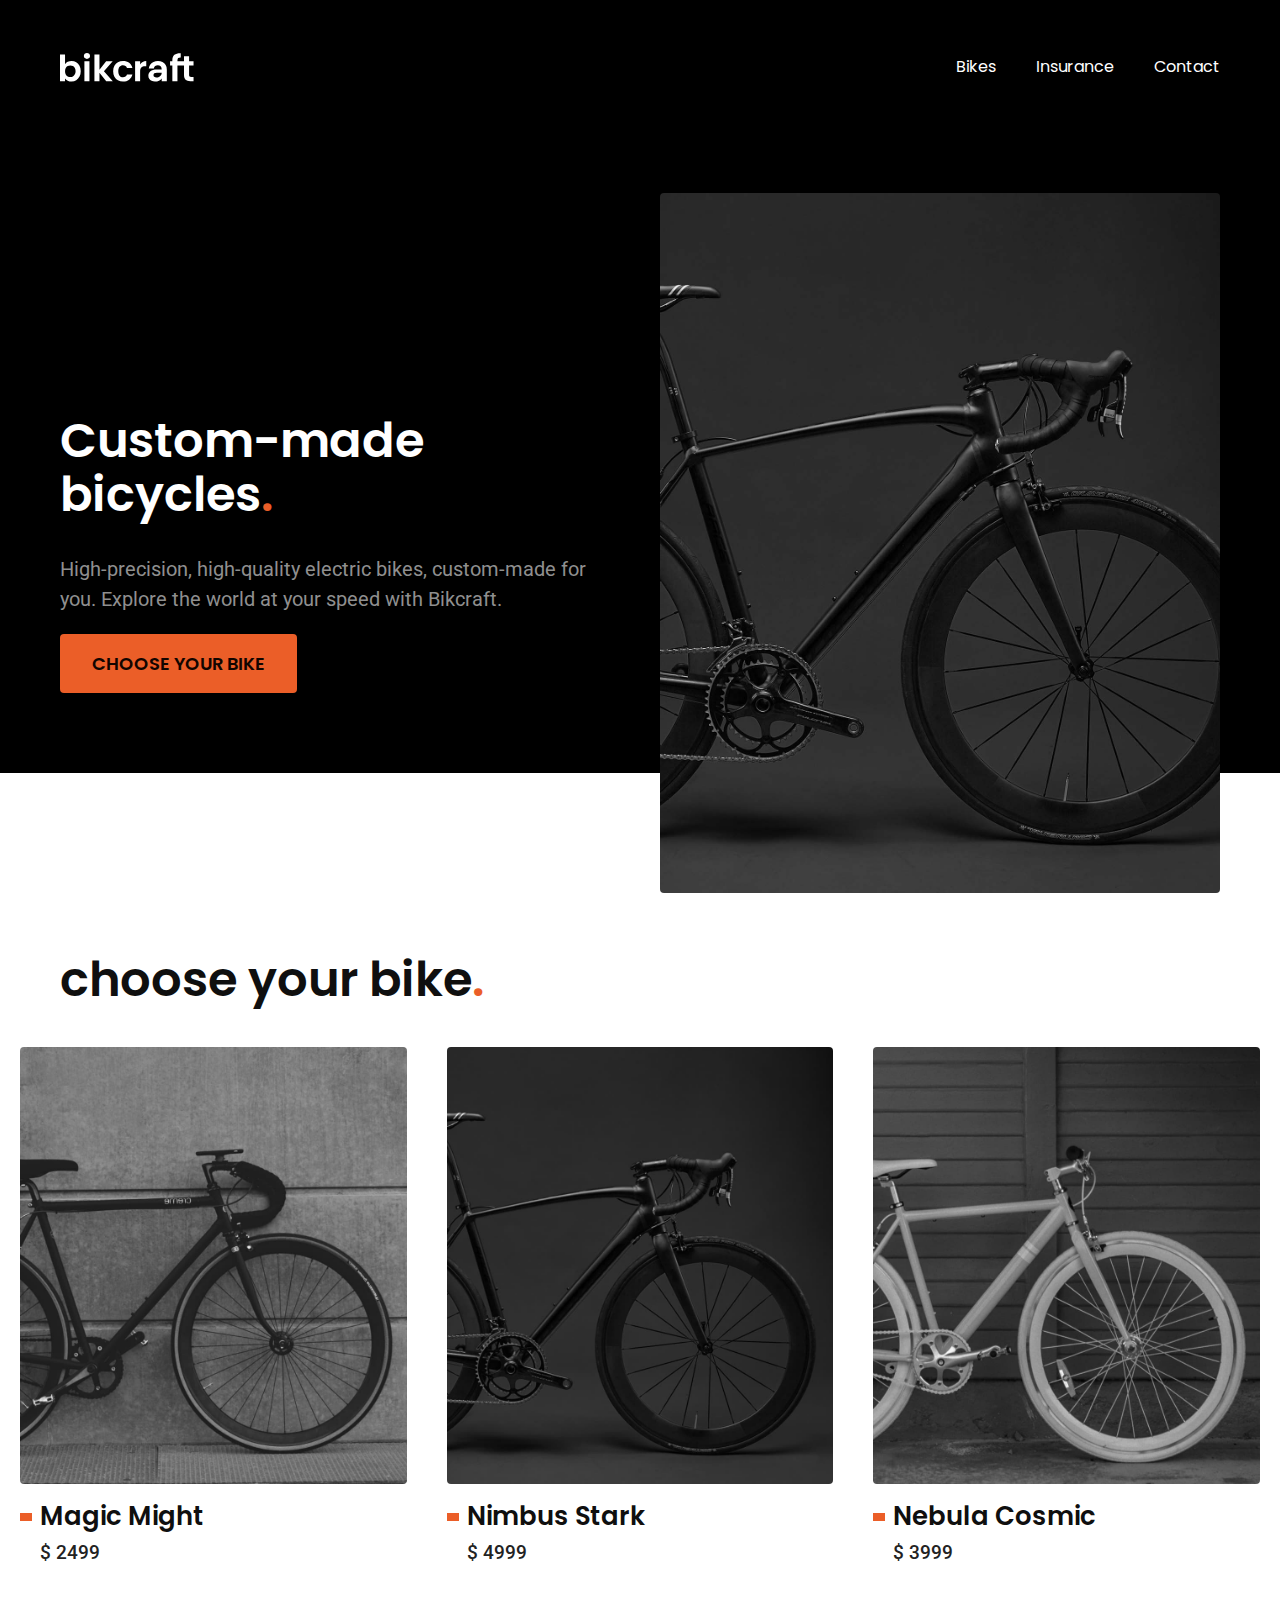
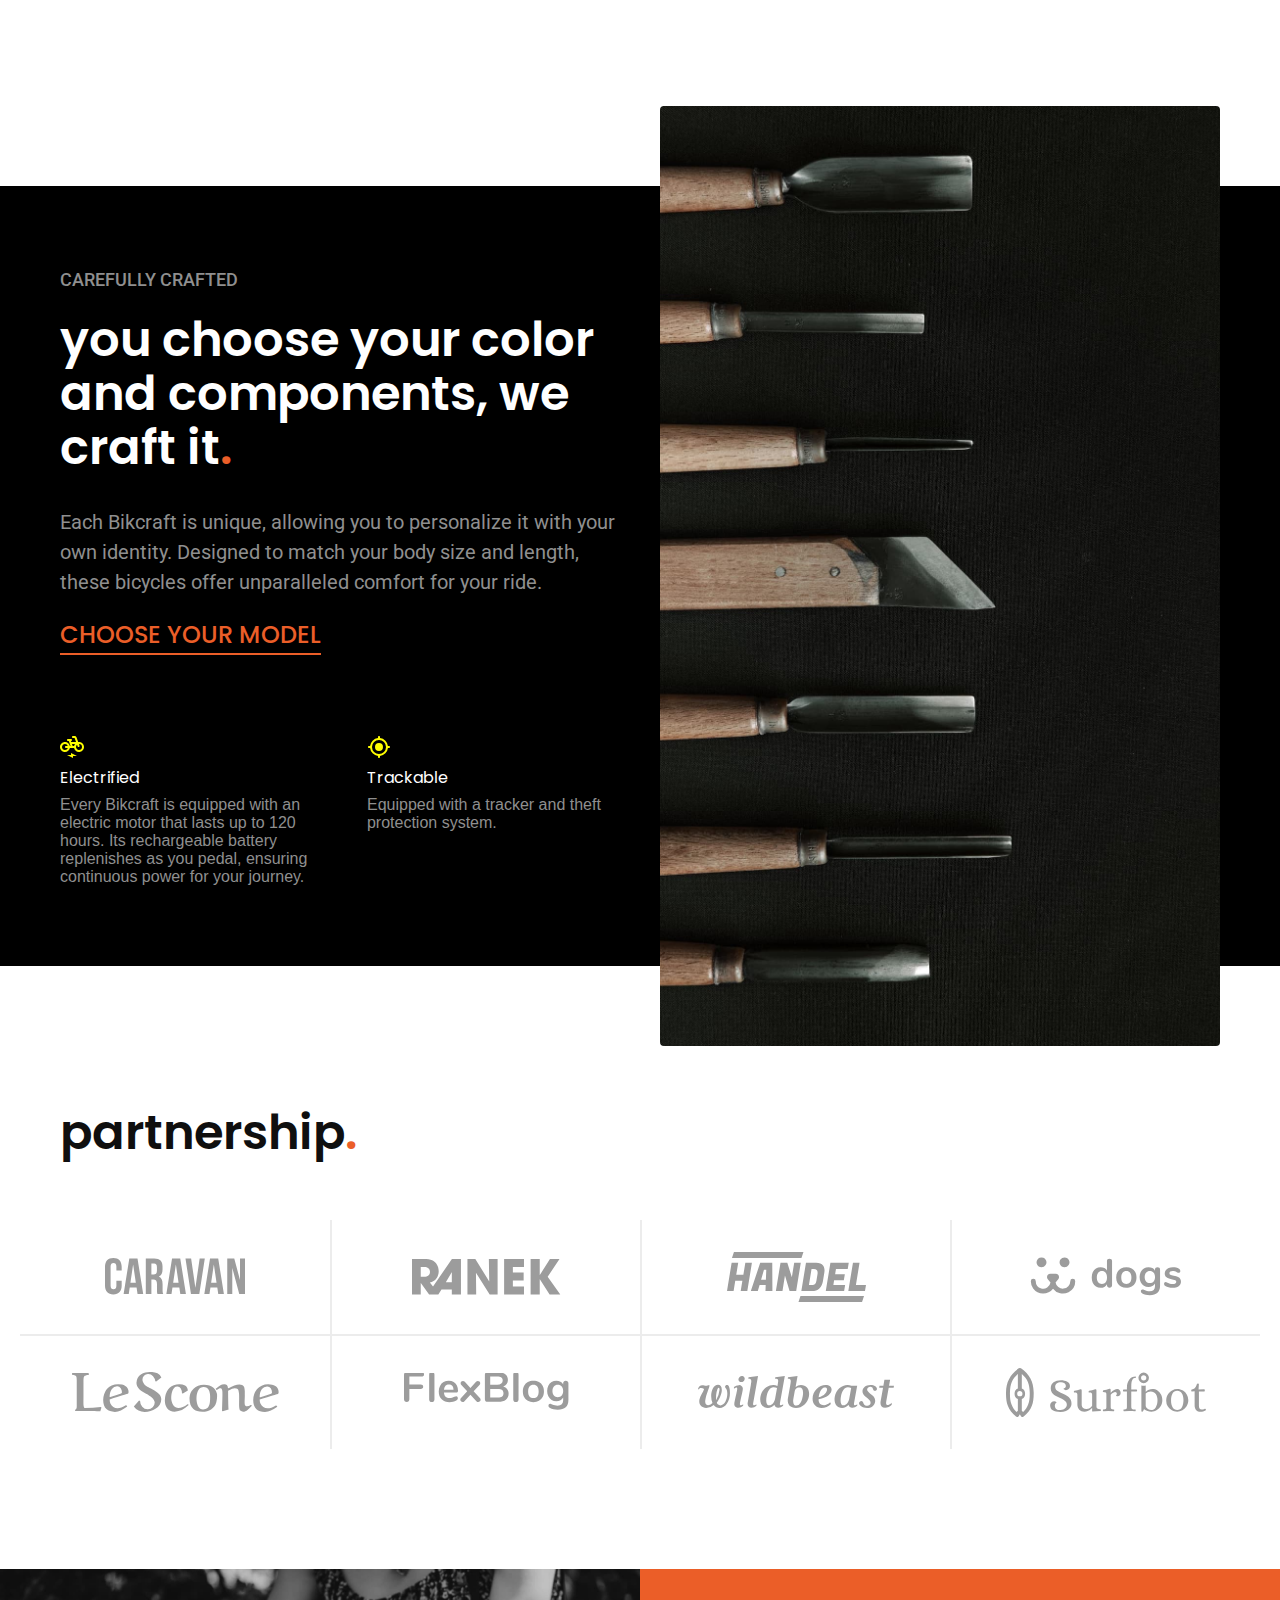
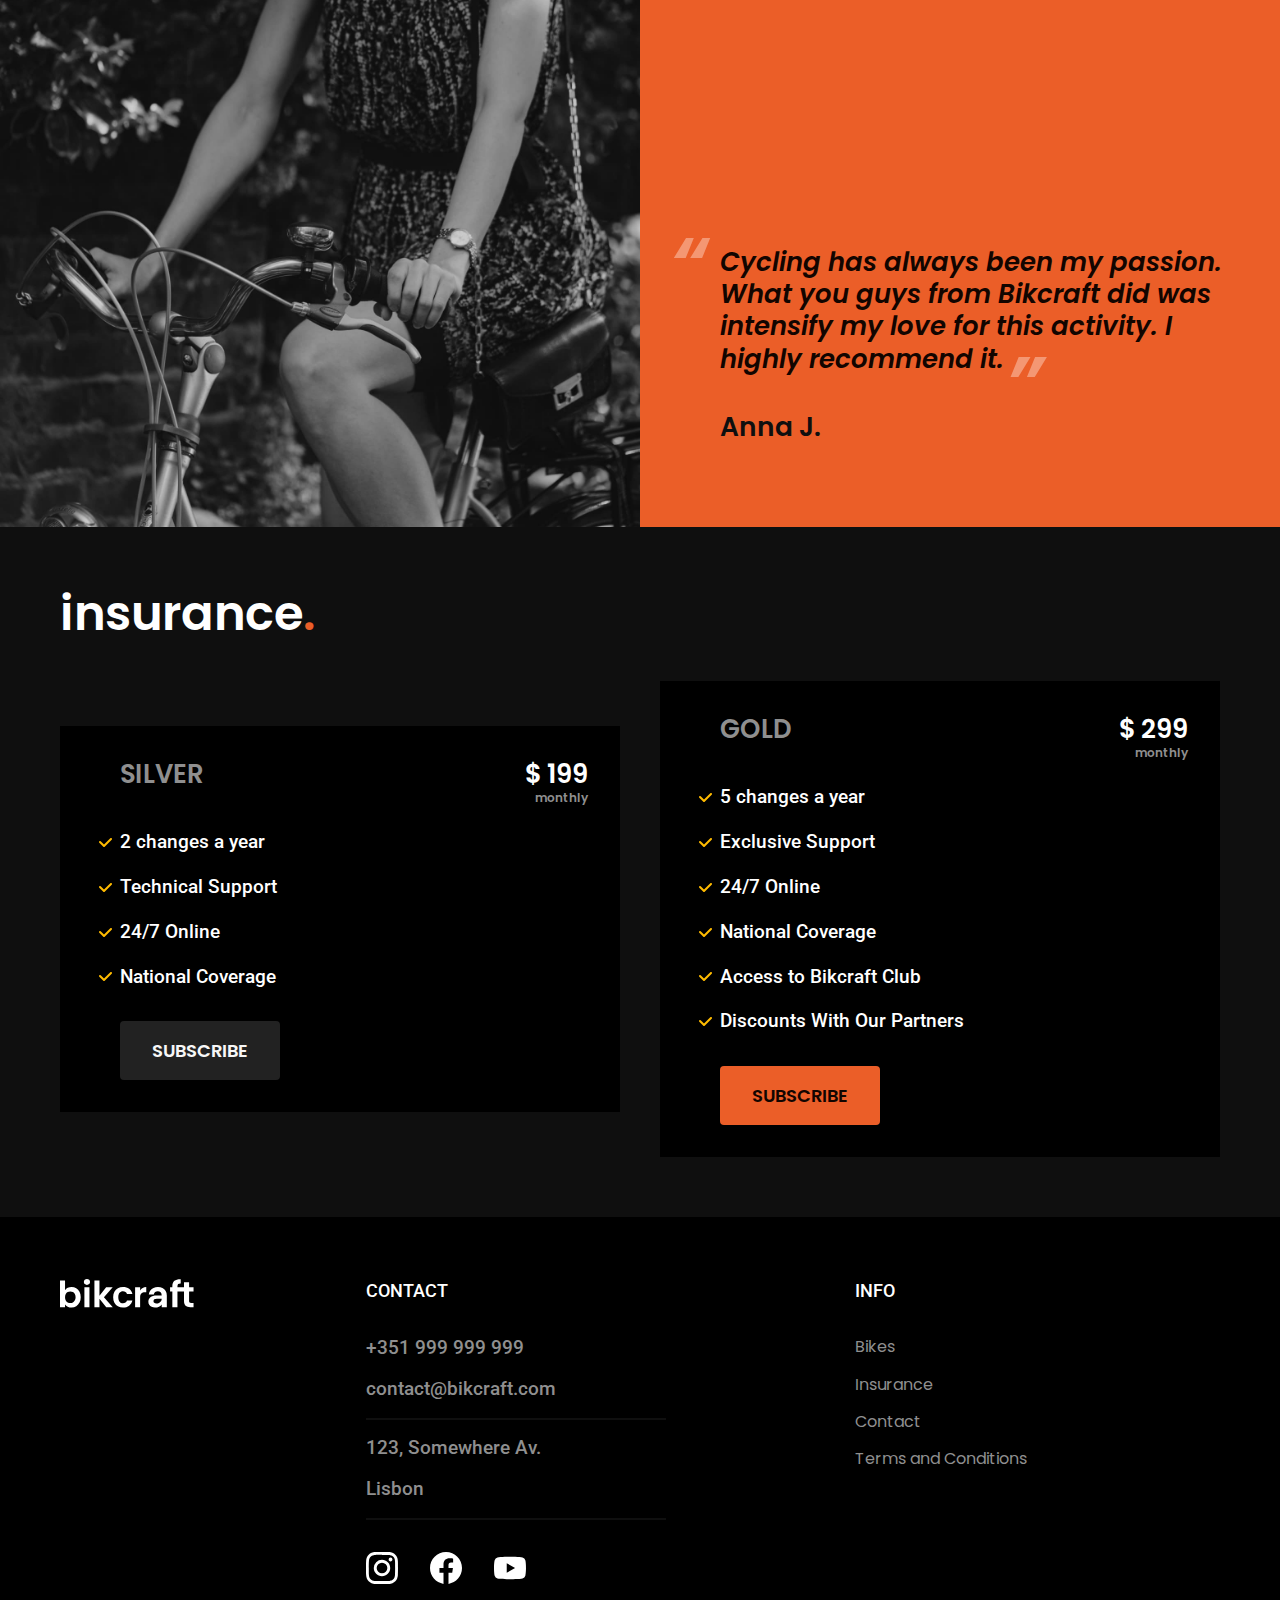
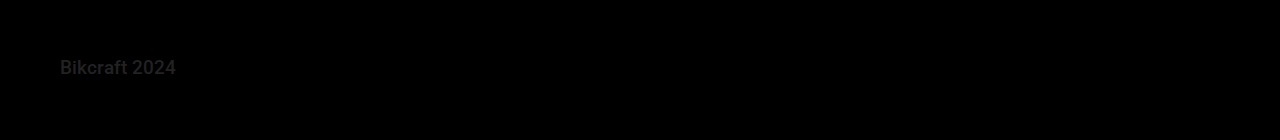
<file: index.html>
<!DOCTYPE html>
<html lang="en">

<head>
  <meta charset="UTF-8" />
  <meta name="viewport" content="width=device-width, initial-scale=1.0" />

  <title>Bikcraft - Electric Bikes</title>
  <meta name="description" content="High-precision, high-quality electric bikes, custom-made for you. Explore the world at your speed with Bikcraft." />

  <link rel="stylesheet" href="./assets/css/style.css" />

  <link rel="preconnect" href="https://fonts.googleapis.com" />
  <link rel="preconnect" href="https://fonts.gstatic.com" crossorigin />
  <link href="https://fonts.googleapis.com/css2?family=Poppins:wght@400;600&family=Roboto:wght@400;500&display=swap" rel="stylesheet" />
</head>

<body>
  <header class="header-bg">
    <div class="header container">
      <a href="./">
        <img src="./assets/img/bikcraft.svg" alt="Bikcraft" />
      </a>
      <nav aria-label="primary">
        <ul class="header-menu font-1-m">
          <li><a href="./bikes.html">Bikes</a></li>
          <li><a href="./insurance">Insurance</a></li>
          <li><a href="./contact">Contact</a></li>
        </ul>
      </nav>
    </div>
  </header>

  <main class="intro-bg">
    <div class="intro container">
      <div class="intro-content">
        <h1 class="font-1-xxl">Custom-made bicycles<span>.</span></h1>
        <p class="font-2-l">High-precision, high-quality electric bikes, custom-made for you. Explore the world at your speed with Bikcraft.</p>
        <a href="./bikes.html" class="btn">Choose your bike</a>
      </div>
      <div class="intro-img">
        <img src="./assets/img/fotos/introducao.jpg" alt="Black Electric Bike" />
      </div>
    </div>
  </main>

  <article class="bike-list">
    <h2 class="font-1-xxl container">choose your bike<span>.</span></h2>
    <ul>
      <li>
        <a href="./bikes/magic.html">
          <img src="/assets/img/bicicletas/magic-home.jpg" alt="Black Bike" />
          <h3 class="font-1-xl">Magic Might</h3>
          <span class="font-2-m">$ 2499</span>
        </a>
      </li>
      <li>
        <a href="./bikes/magic.html">
          <img src="/assets/img/bicicletas/nimbus-home.jpg" alt="Black Bike" />
          <h3 class="font-1-xl">Nimbus Stark</h3>
          <span class="font-2-m">$ 4999</span>
        </a>
      </li>
      <li>
        <a href="./bikes/magic.html">
          <img src="/assets/img/bicicletas/nebula-home.jpg" alt="Black Bike" />
          <h3 class="font-1-xl">Nebula Cosmic</h3>
          <span class="font-2-m">$ 3999</span>
        </a>
      </li>
    </ul>
  </article>

  <article class="craft-bg">
    <div class="craft container">
      <div class="craft-content">
        <span class="font-2-l-b">Carefully Crafted</span>
        <h2 class="font-1-xxl">you choose your color and components, we craft it<span>.</span></h2>
        <p class="font-2-l">Each Bikcraft is unique, allowing you to personalize it with your own identity. Designed to match your body size and length, these bicycles offer unparalleled comfort for your ride.</p>
        <a class="link" href="./bikes.html">Choose your model</a>

        <div class="craft-advantages">
          <div>
            <img src="./assets/img/icones/eletrica.svg" alt="" />
            <h3 class="font-1-m">Electrified</h3>
            <p>Every Bikcraft is equipped with an electric motor that lasts up to 120 hours. Its rechargeable battery replenishes as you pedal, ensuring continuous power for your journey.</p>
          </div>
          <div>
            <img src="./assets/img/icones/rastreador.svg" alt="" />
            <h3 class="font-1-m">Trackable</h3>
            <p>Equipped with a tracker and theft protection system.</p>
          </div>
        </div>
      </div>
      <div class="craft-img">
        <img src="/assets/img/fotos/tecnologia.jpg" alt="" />
      </div>
    </div>
  </article>

  <section class="partnership" aria-label="partnership">
    <h2 class="font-1-xxl container">partnership<span>.</span></h2>

    <ul>
      <li><img src="./assets/img/parceiros/caravan.svg" alt="caravan" /></li>
      <li><img src="./assets/img/parceiros/ranek.svg" alt="ranek" /></li>
      <li><img src="./assets/img/parceiros/handel.svg" alt="handel" /></li>
      <li><img src="./assets/img/parceiros/dogs.svg" alt="dogs" /></li>
      <li><img src="./assets/img/parceiros/lescone.svg" alt="lescone" /></li>
      <li><img src="./assets/img/parceiros/flexblog.svg" alt="flexblog" /></li>
      <li><img src="./assets/img/parceiros/wildbeast.svg" alt="wildbeast" /></li>
      <li><img src="./assets/img/parceiros/surfbot.svg" alt="surfbot" /></li>
    </ul>
  </section>

  <section class="testimonial" aria-label="testimonial">
    <div>
      <img src="./assets/img/fotos/depoimento.jpg" alt="A person riding a bicycle" />
    </div>
    <div class="testimonial-content">
      <blockquote class="font-1-xl">
        <p>Cycling has always been my passion. What you guys from Bikcraft did was intensify my love for this activity. I highly recommend it.</p>
        <span class="font-1-l">Anna J.</span>
      </blockquote>
    </div>
  </section>

  <article class="insurance-bg">
    <div class="insurance container">
      <h2 class="font-1-xxl">insurance<span>.</span></h2>
      <div class="insurance-item">
        <h3 class="silver-plan font-1-xl">SILVER</h3>
        <span class="font-1-xl price">$ 199 <span class="font-1-xs">monthly</span></span>
        <ul class="font-2-m">
          <li>2 changes a year</li>
          <li>Technical Support</li>
          <li>24/7 Online</li>
          <li>National Coverage</li>
        </ul>
        <a href="./estimate" class="btn secondary">Subscribe</a>
      </div>

      <div class="insurance-item">
        <h3 class="gold-plan font-1-xl">GOLD</h3>
        <span class="font-1-xl price">$ 299 <span class="font-1-xs">monthly</span></span>
        <ul class="font-2-m">
          <li>5 changes a year</li>
          <li>Exclusive Support</li>
          <li>24/7 Online</li>
          <li>National Coverage</li>
          <li>Access to Bikcraft Club</li>
          <li>Discounts With Our Partners</li>
        </ul>
        <a href="./estimate" class="btn">Subscribe</a>
      </div>
    </div>
  </article>

  <footer class="footer-bg">
    <div class="footer container">
      <img src="/assets/img/bikcraft.svg" alt="Bikcraft" />
      <div class="footer-contact">
        <h3 class="font-2-l-b">Contact</h3>
        <ul class="font-2-m">
          <li><a href="tel+351999999999">+351 999 999 999</a></li>
          <li><a href="mailto:contact@bikcraft.com">contact@bikcraft.com</a></li>
          <li>123, Somewhere Av.</li>
          <li>Lisbon</li>
        </ul>
        <div class="footer-social">
          <a href="">
            <img src="./assets/img/redes/instagram.svg" alt="instagram" />
          </a>
          <a href="">
            <img src="./assets/img/redes/facebook.svg" alt="Facebook" />
          </a>
          <a href="">
            <img src="./assets/img/redes/youtube.svg" alt="Youtube" />
          </a>
        </div>
      </div>
      <div class="footer-info">
        <h3 class="font-2-l-b">Info</h3>
        <nav>
          <ul class="font-1-m">
            <li><a href="./bikes.html">Bikes</a></li>
            <li><a href="./insurance.html">Insurance</a></li>
            <li><a href="./contact.html">Contact</a></li>
            <li><a href="./terms.html">Terms and Conditions</a></li>
          </ul>
        </nav>
      </div>
      <p class="footer-copy font-2-m">Bikcraft 2024</p>
    </div>
  </footer>

  <script src="/assets/js/script.js"></script>
</body>

</html>
</file>
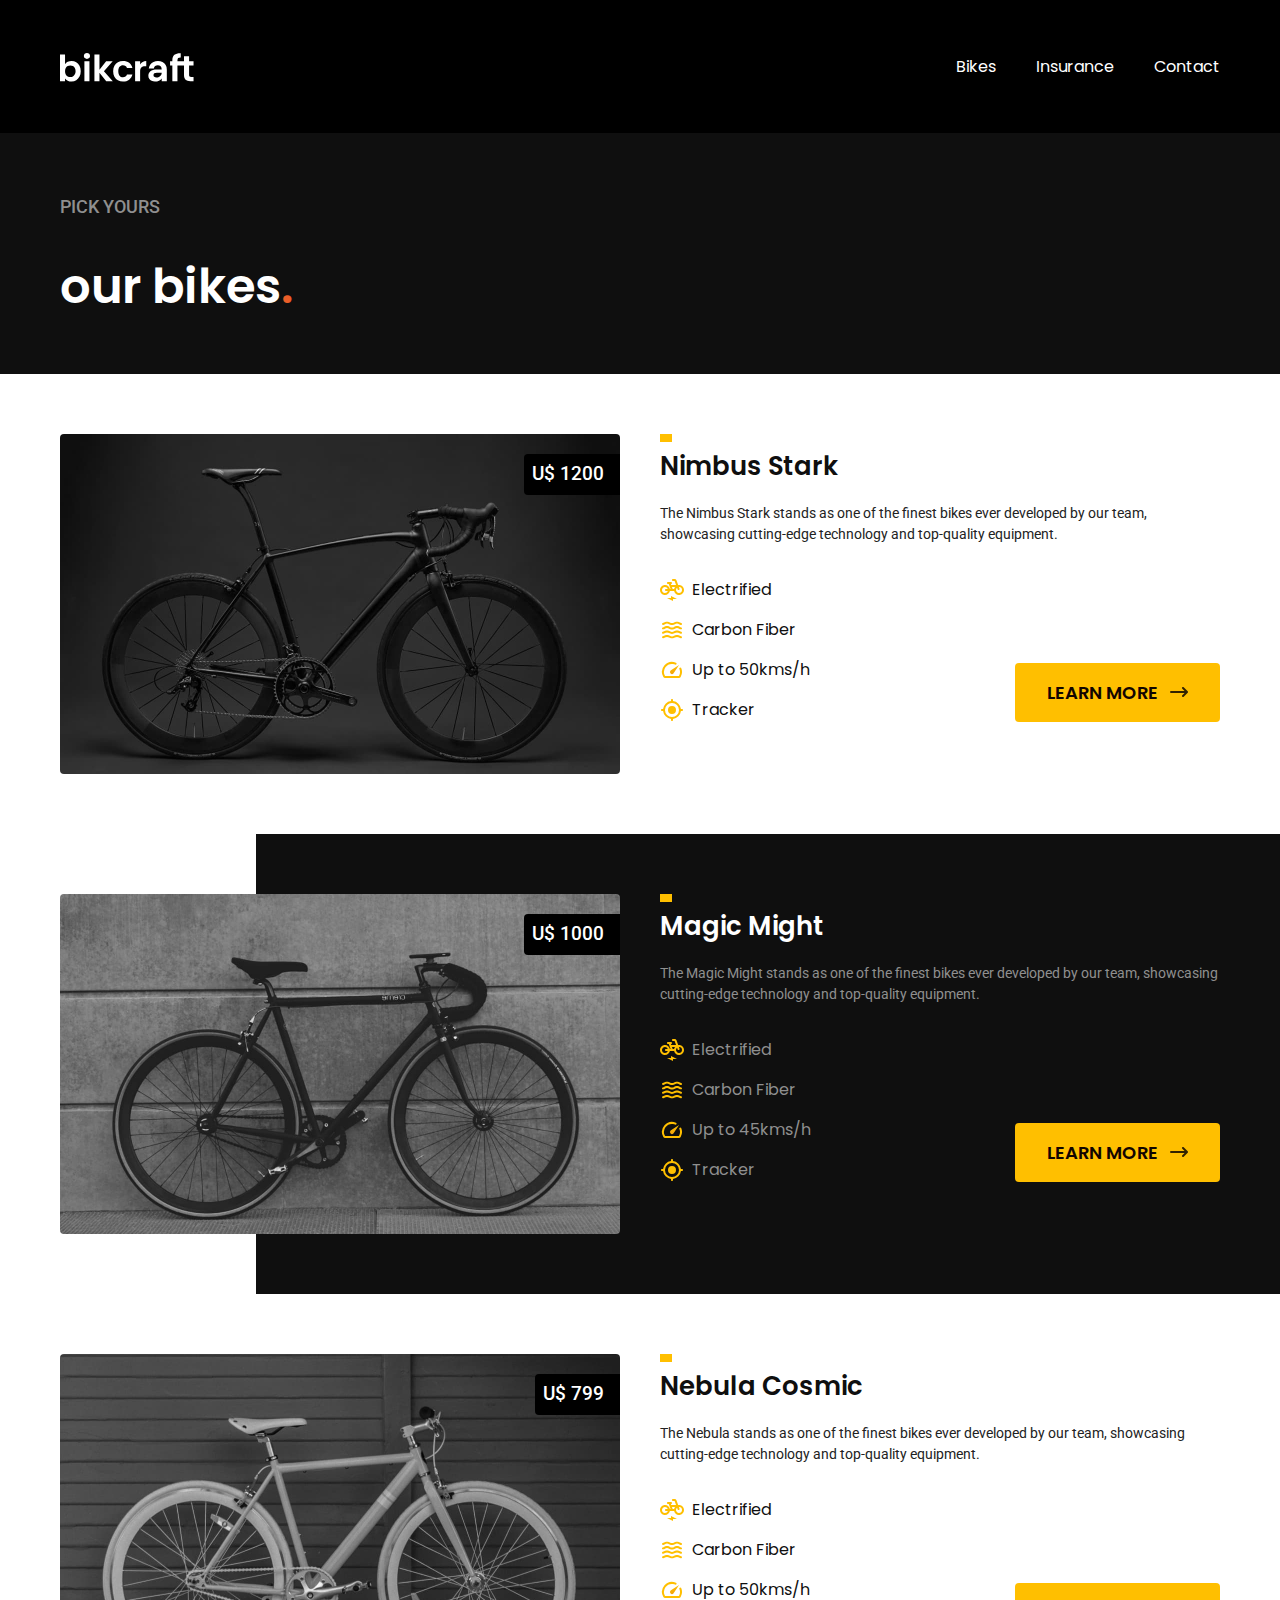
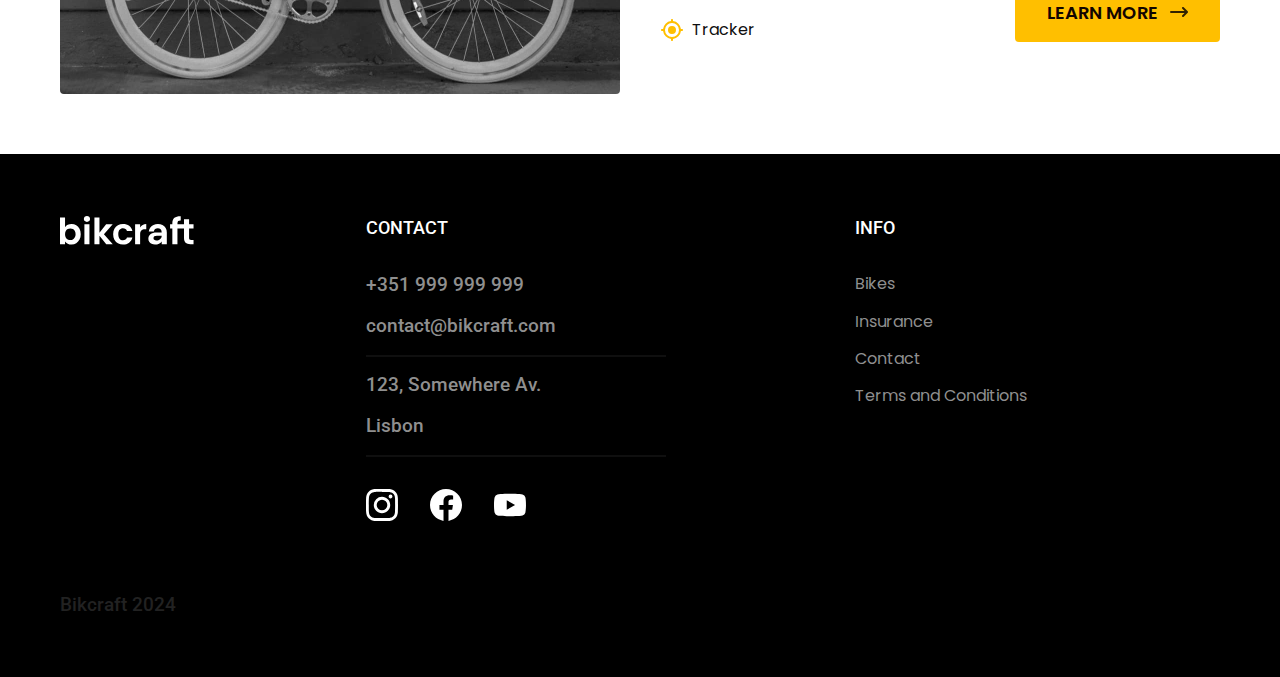
<file: bikes.html>
<!DOCTYPE html>
<html lang="en">

<head>
  <meta charset="UTF-8" />
  <meta name="viewport" content="width=device-width, initial-scale=1.0" />

  <title>Bikes</title>
  <meta name="description" content="Terms and Conditions" />

  <link rel="stylesheet" href="./assets/css/style.css" />

  <link rel="preconnect" href="https://fonts.googleapis.com" />
  <link rel="preconnect" href="https://fonts.gstatic.com" crossorigin />
  <link href="https://fonts.googleapis.com/css2?family=Poppins:wght@400;600&family=Roboto:wght@400;500&display=swap" rel="stylesheet" />
</head>

<body id="bikes">
  <header class="header-bg">
    <div class="header container">
      <a href="./">
        <img src="./assets/img/bikcraft.svg" alt="Bikcraft" />
      </a>
      <nav aria-label="primary">
        <ul class="header-menu font-1-m">
          <li><a href="./bikes.html">Bikes</a></li>
          <li><a href="./insurance">Insurance</a></li>
          <li><a href="./contact">Contact</a></li>
        </ul>
      </nav>
    </div>
  </header>

  <main>
    <div class="title-bg">
      <div class="title container">
        <p class="font-2-l-b">Pick Yours</p>
        <h1 class="font-1-xxl">our bikes<span>.</span></h1>
      </div>
    </div>

    <div class="bikes-bg">
      <div class="bikes container">
        <div class="bikes-img">
          <img src="./assets/img/bicicletas/nimbus.jpg" alt="Black Bike">
          <span class="font-2-m">U$ 1200</span>
        </div>
        <div class="bikes-content">
          <h2 class="font-1-xl">Nimbus Stark</h2>
          <p class="font-2-s color-10">The Nimbus Stark stands as one of the finest bikes ever developed by our team, showcasing cutting-edge technology and top-quality equipment.</p>
          <ul class="font-1-m">
            <li><img src="/assets/img/icones/eletrica-bikes.svg" alt="">Electrified</li>
            <li><img src="/assets/img/icones/carbono.svg" alt="">Carbon Fiber</li>
            <li><img src="/assets/img/icones/velocidade.svg" alt="">Up to 50kms/h</li>
            <li><img src="/assets/img/icones/rastreador-bikes.svg" alt="">Tracker</li>
          </ul>
          <a href="./bikes/nimbus.html" class="btn arrow">Learn More</a>
        </div>
      </div>
    </div>

    <div class="bikes-bg">
      <div class="bikes container">
        <div class="bikes-img">
          <img src="./assets/img/bicicletas/magic.jpg" alt="Black Bike">
          <span class="font-2-m">U$ 1000</span>
        </div>
        <div class="bikes-content">
          <h2 class="font-1-xl color-00">Magic Might</h2>
          <p class="font-2-s color-06">The Magic Might stands as one of the finest bikes ever developed by our team, showcasing cutting-edge technology and top-quality equipment.</p>
          <ul class="font-1-m">
            <li class="color-06"><img src="/assets/img/icones/eletrica-bikes.svg" alt="">Electrified</li>
            <li class="color-06"><img src="/assets/img/icones/carbono.svg" alt="">Carbon Fiber</li>
            <li class="color-06"><img src="/assets/img/icones/velocidade.svg" alt="">Up to 45kms/h</li>
            <li class="color-06"><img src="/assets/img/icones/rastreador-bikes.svg" alt="">Tracker</li>
          </ul>
          <a href="./bikes/nimbus.html" class="btn arrow">Learn More</a>
        </div>
      </div>
    </div>

    <div class="bikes-bg">
      <div class="bikes container">
        <div class="bikes-img">
          <img src="./assets/img/bicicletas/nebula.jpg" alt="Black Bike">
          <span class="font-2-m">U$ 799</span>
        </div>
        <div class="bikes-content">
          <h2 class="font-1-xl">Nebula Cosmic</h2>
          <p class="font-2-s color-10">The Nebula stands as one of the finest bikes ever developed by our team, showcasing cutting-edge technology and top-quality equipment.</p>
          <ul class="font-1-m">
            <li><img src="/assets/img/icones/eletrica-bikes.svg" alt="">Electrified</li>
            <li><img src="/assets/img/icones/carbono.svg" alt="">Carbon Fiber</li>
            <li><img src="/assets/img/icones/velocidade.svg" alt="">Up to 50kms/h</li>
            <li><img src="/assets/img/icones/rastreador-bikes.svg" alt="">Tracker</li>
          </ul>
          <a href="./bikes/nimbus.html" class="btn arrow">Learn More</a>
        </div>
      </div>
    </div>
  </main>

  <footer class="footer-bg">
    <div class="footer container">
      <img src="/assets/img/bikcraft.svg" alt="Bikcraft" />
      <div class="footer-contact">
        <h3 class="font-2-l-b">Contact</h3>
        <ul class="font-2-m">
          <li><a href="tel+351999999999">+351 999 999 999</a></li>
          <li><a href="mailto:contact@bikcraft.com">contact@bikcraft.com</a></li>
          <li>123, Somewhere Av.</li>
          <li>Lisbon</li>
        </ul>
        <div class="footer-social">
          <a href="">
            <img src="./assets/img/redes/instagram.svg" alt="instagram" />
          </a>
          <a href="">
            <img src="./assets/img/redes/facebook.svg" alt="Facebook" />
          </a>
          <a href="">
            <img src="./assets/img/redes/youtube.svg" alt="Youtube" />
          </a>
        </div>
      </div>
      <div class="footer-info">
        <h3 class="font-2-l-b">Info</h3>
        <nav>
          <ul class="font-1-m">
            <li><a href="./bikes.html">Bikes</a></li>
            <li><a href="./insurance.html">Insurance</a></li>
            <li><a href="./contact.html">Contact</a></li>
            <li><a href="./terms.html">Terms and Conditions</a></li>
          </ul>
        </nav>
      </div>
      <p class="footer-copy font-2-m">Bikcraft 2024</p>
    </div>
  </footer>
</body>

</html>
</file>
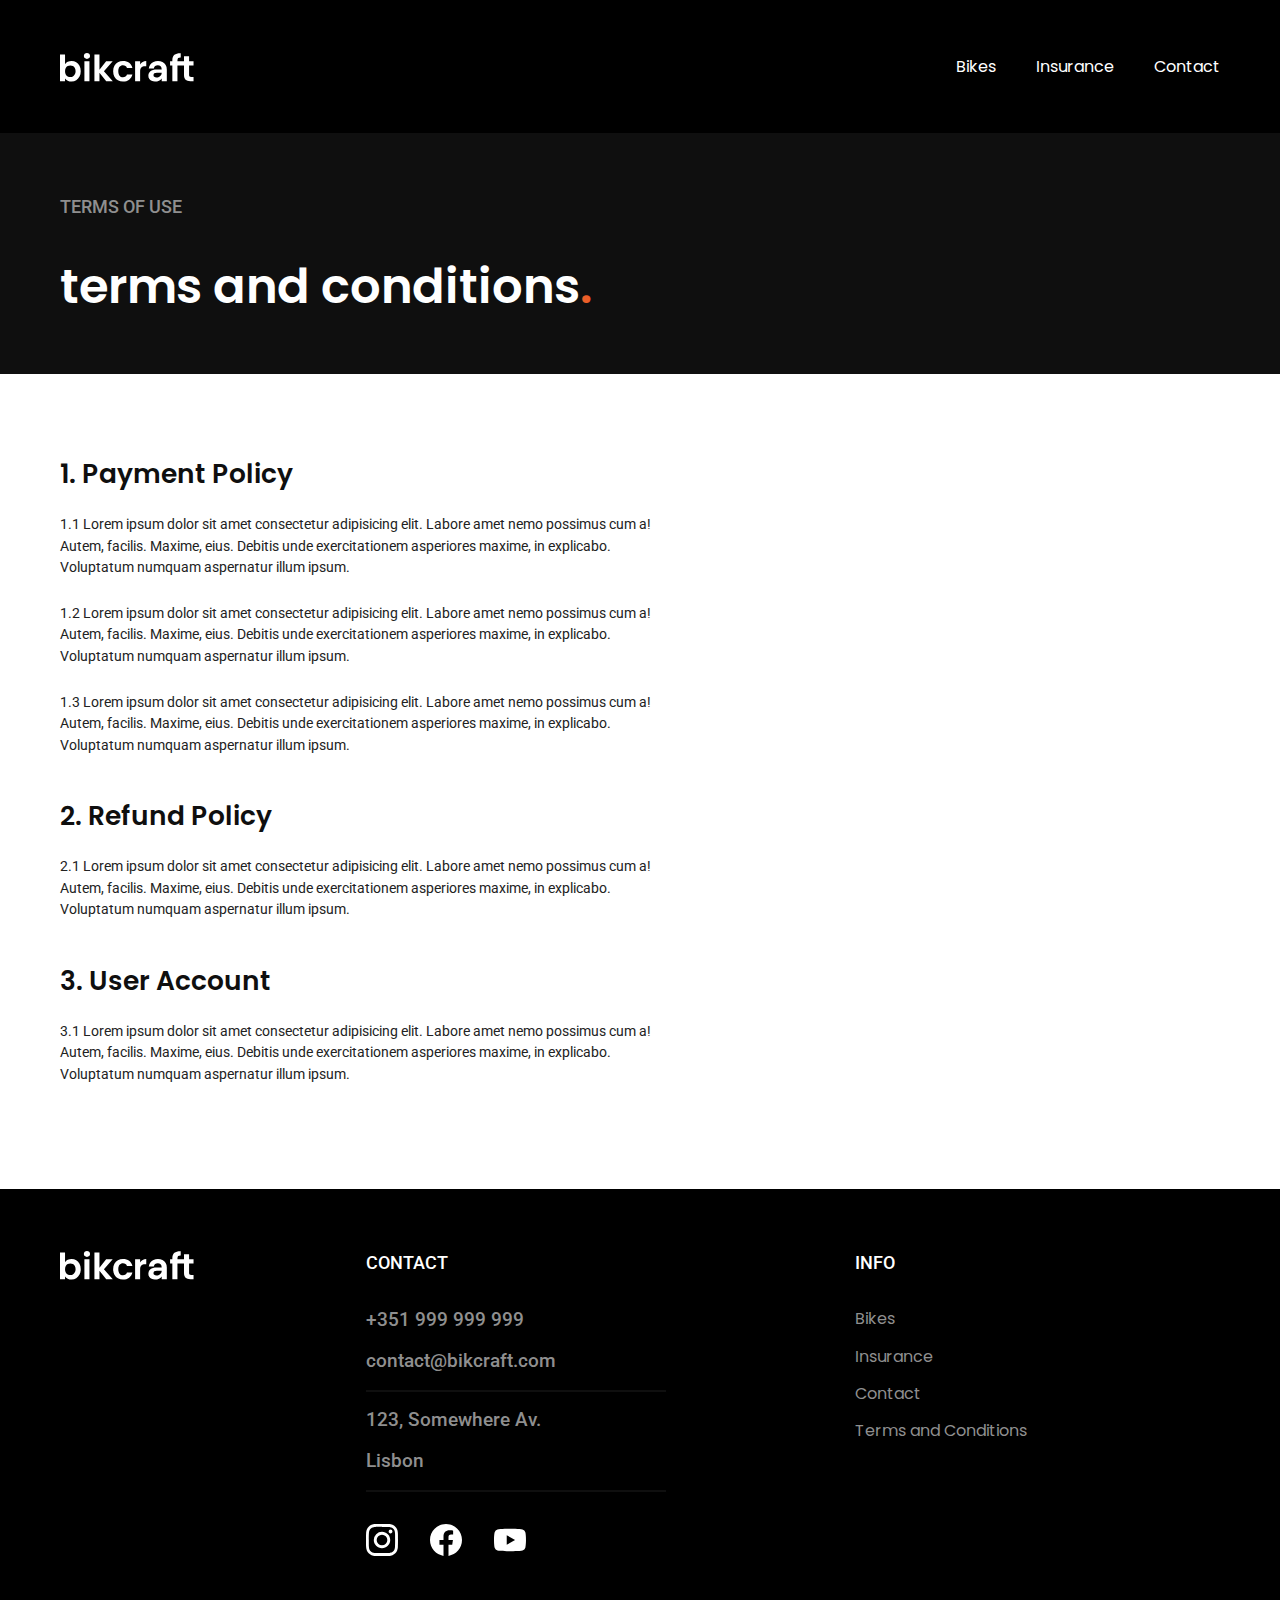
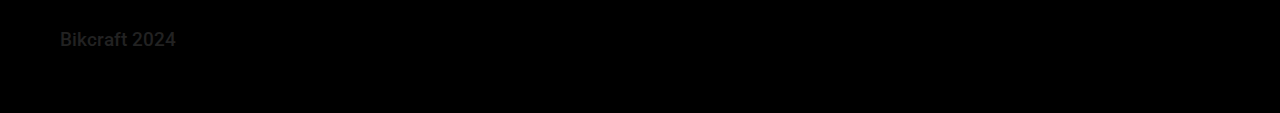
<file: terms.html>
<!DOCTYPE html>
<html lang="en">
  <head>
    <meta charset="UTF-8" />
    <meta name="viewport" content="width=device-width, initial-scale=1.0" />

    <title>Terms and Conditions</title>
    <meta name="description" content="Terms and Conditions" />

    <link rel="stylesheet" href="./assets/css/style.css" />

    <link rel="preconnect" href="https://fonts.googleapis.com" />
    <link rel="preconnect" href="https://fonts.gstatic.com" crossorigin />
    <link href="https://fonts.googleapis.com/css2?family=Poppins:wght@400;600&family=Roboto:wght@400;500&display=swap" rel="stylesheet" />
  </head>
  <body>
    <header class="header-bg">
      <div class="header container">
        <a href="./">
          <img src="./assets/img/bikcraft.svg" alt="Bikcraft" />
        </a>
        <nav aria-label="primary">
          <ul class="header-menu font-1-m">
            <li><a href="./bikes.html">Bikes</a></li>
            <li><a href="./insurance">Insurance</a></li>
            <li><a href="./contact">Contact</a></li>
          </ul>
        </nav>
      </div>
    </header>

    <main>
      <div class="title-bg">
        <div class="title container">
          <p class="font-2-l-b">Terms Of Use</p>
          <h1 class="font-1-xxl">terms and conditions<span>.</span></h1>
        </div>
      </div>

      <div class="terms container font-2-s">
        <h2 class="font-1-l">1. Payment Policy</h2>

        <p>1.1 Lorem ipsum dolor sit amet consectetur adipisicing elit. Labore amet nemo possimus cum a! Autem, facilis. Maxime, eius. Debitis unde exercitationem asperiores maxime, in explicabo. Voluptatum numquam aspernatur illum ipsum.</p>

        <p>1.2 Lorem ipsum dolor sit amet consectetur adipisicing elit. Labore amet nemo possimus cum a! Autem, facilis. Maxime, eius. Debitis unde exercitationem asperiores maxime, in explicabo. Voluptatum numquam aspernatur illum ipsum.</p>

        <p>1.3 Lorem ipsum dolor sit amet consectetur adipisicing elit. Labore amet nemo possimus cum a! Autem, facilis. Maxime, eius. Debitis unde exercitationem asperiores maxime, in explicabo. Voluptatum numquam aspernatur illum ipsum.</p>

        <h2 class="font-1-l">2. Refund Policy</h2>

        <p>2.1 Lorem ipsum dolor sit amet consectetur adipisicing elit. Labore amet nemo possimus cum a! Autem, facilis. Maxime, eius. Debitis unde exercitationem asperiores maxime, in explicabo. Voluptatum numquam aspernatur illum ipsum.</p>

        <h2 class="font-1-l">3. User Account</h2>

        <p>3.1 Lorem ipsum dolor sit amet consectetur adipisicing elit. Labore amet nemo possimus cum a! Autem, facilis. Maxime, eius. Debitis unde exercitationem asperiores maxime, in explicabo. Voluptatum numquam aspernatur illum ipsum.</p>
      </div>
    </main>

    <footer class="footer-bg">
      <div class="footer container">
        <img src="/assets/img/bikcraft.svg" alt="Bikcraft" />
        <div class="footer-contact">
          <h3 class="font-2-l-b">Contact</h3>
          <ul class="font-2-m">
            <li><a href="tel+351999999999">+351 999 999 999</a></li>
            <li><a href="mailto:contact@bikcraft.com">contact@bikcraft.com</a></li>
            <li>123, Somewhere Av.</li>
            <li>Lisbon</li>
          </ul>
          <div class="footer-social">
            <a href="">
              <img src="./assets/img/redes/instagram.svg" alt="instagram" />
            </a>
            <a href="">
              <img src="./assets/img/redes/facebook.svg" alt="Facebook" />
            </a>
            <a href="">
              <img src="./assets/img/redes/youtube.svg" alt="Youtube" />
            </a>
          </div>
        </div>
        <div class="footer-info">
          <h3 class="font-2-l-b">Info</h3>
          <nav>
            <ul class="font-1-m">
              <li><a href="./bikes.html">Bikes</a></li>
              <li><a href="./insurance.html">Insurance</a></li>
              <li><a href="./contact.html">Contact</a></li>
              <li><a href="./terms.html">Terms and Conditions</a></li>
            </ul>
          </nav>
        </div>
        <p class="footer-copy font-2-m">Bikcraft 2024</p>
      </div>
    </footer>
  </body>
</html>
</file>
<file: assets/css/style.css>
@import url(./global.css);
@import url(./header.css);
@import url(./colors.css);
@import url(./footer.css);

/* Home */
@import url(./home/intro.css);
@import url(./home/craft.css);
@import url(./home/partnership.css);
@import url(./home/testimonial.css);

/* Insurance */
@import url(/assets/css/insurance/insurance.css);
@import url(./terms/terms.css);

/* Bikes */
@import url(/assets/css/bikes/bikelist.css);
@import url(/assets/css/bikes/bikes.css);

/* components */
@import url(./components/btn.css);
@import url(./components/typography.css);
@import url(./components/conatiner.css);
@import url(./components/link.css);
@import url(./components/title-bg.css);
</file>
